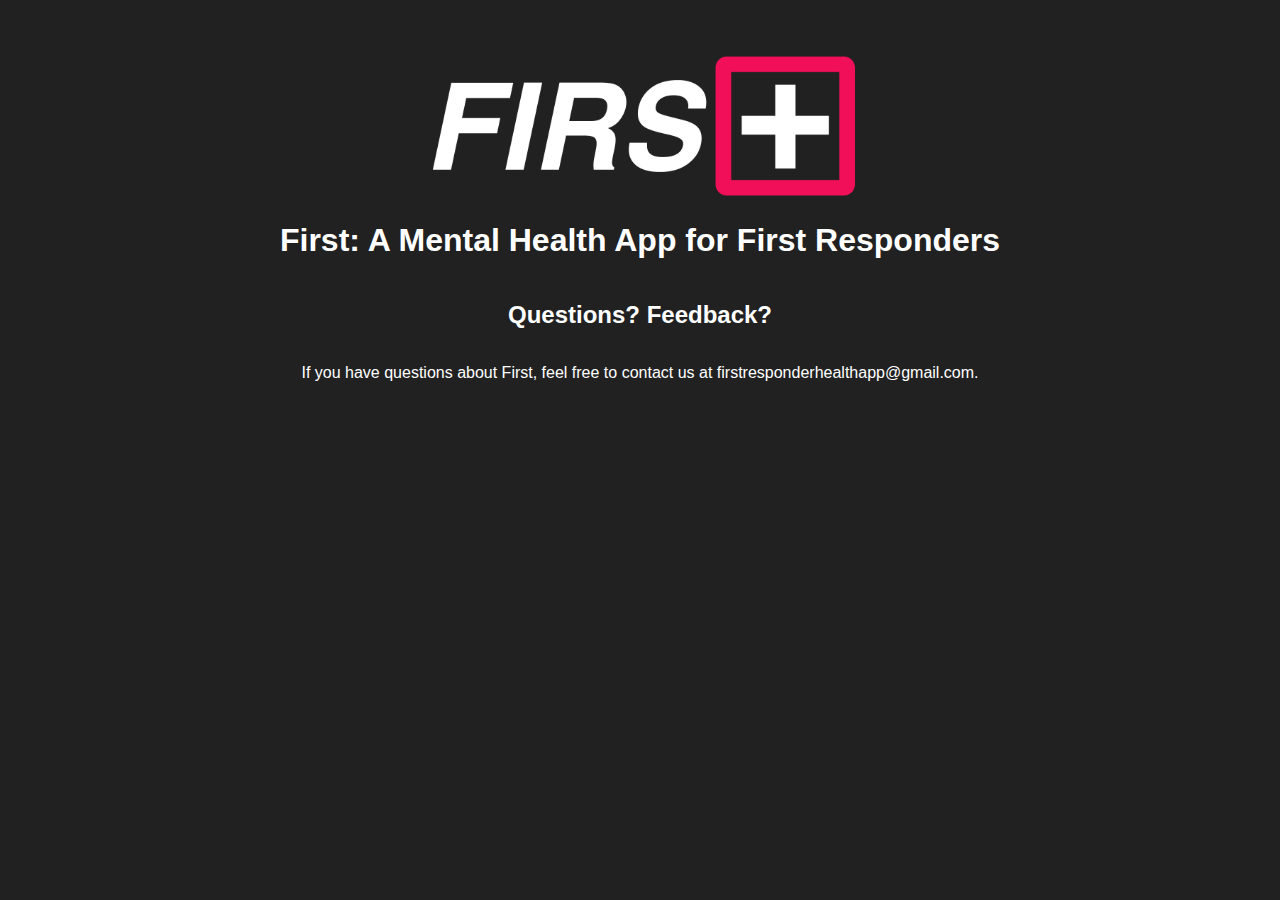
<file: index.html>
<!DOCTYPE html>
<html lang="en">
<head>
    <meta charset="UTF-8">
    <meta name="viewport" content="width=device-width, initial-scale=1.0">
    <meta http-equiv="X-UA-Compatible" content="ie=edge">
    <title>First App</title>
    <link rel="stylesheet" href="index.css">
</head>
<body>
    <header>
        <div>
            <img src="privacypolicy/logo.png" alt="First App Logo">
        </div>
    </header>
    <h1>First: A Mental Health App for First Responders</h1>
    <h2>Questions? Feedback?</h2>
    <p>If you have questions about First, feel free to contact us at firstresponderhealthapp@gmail.com.</p>
</body>
</html>
</file>
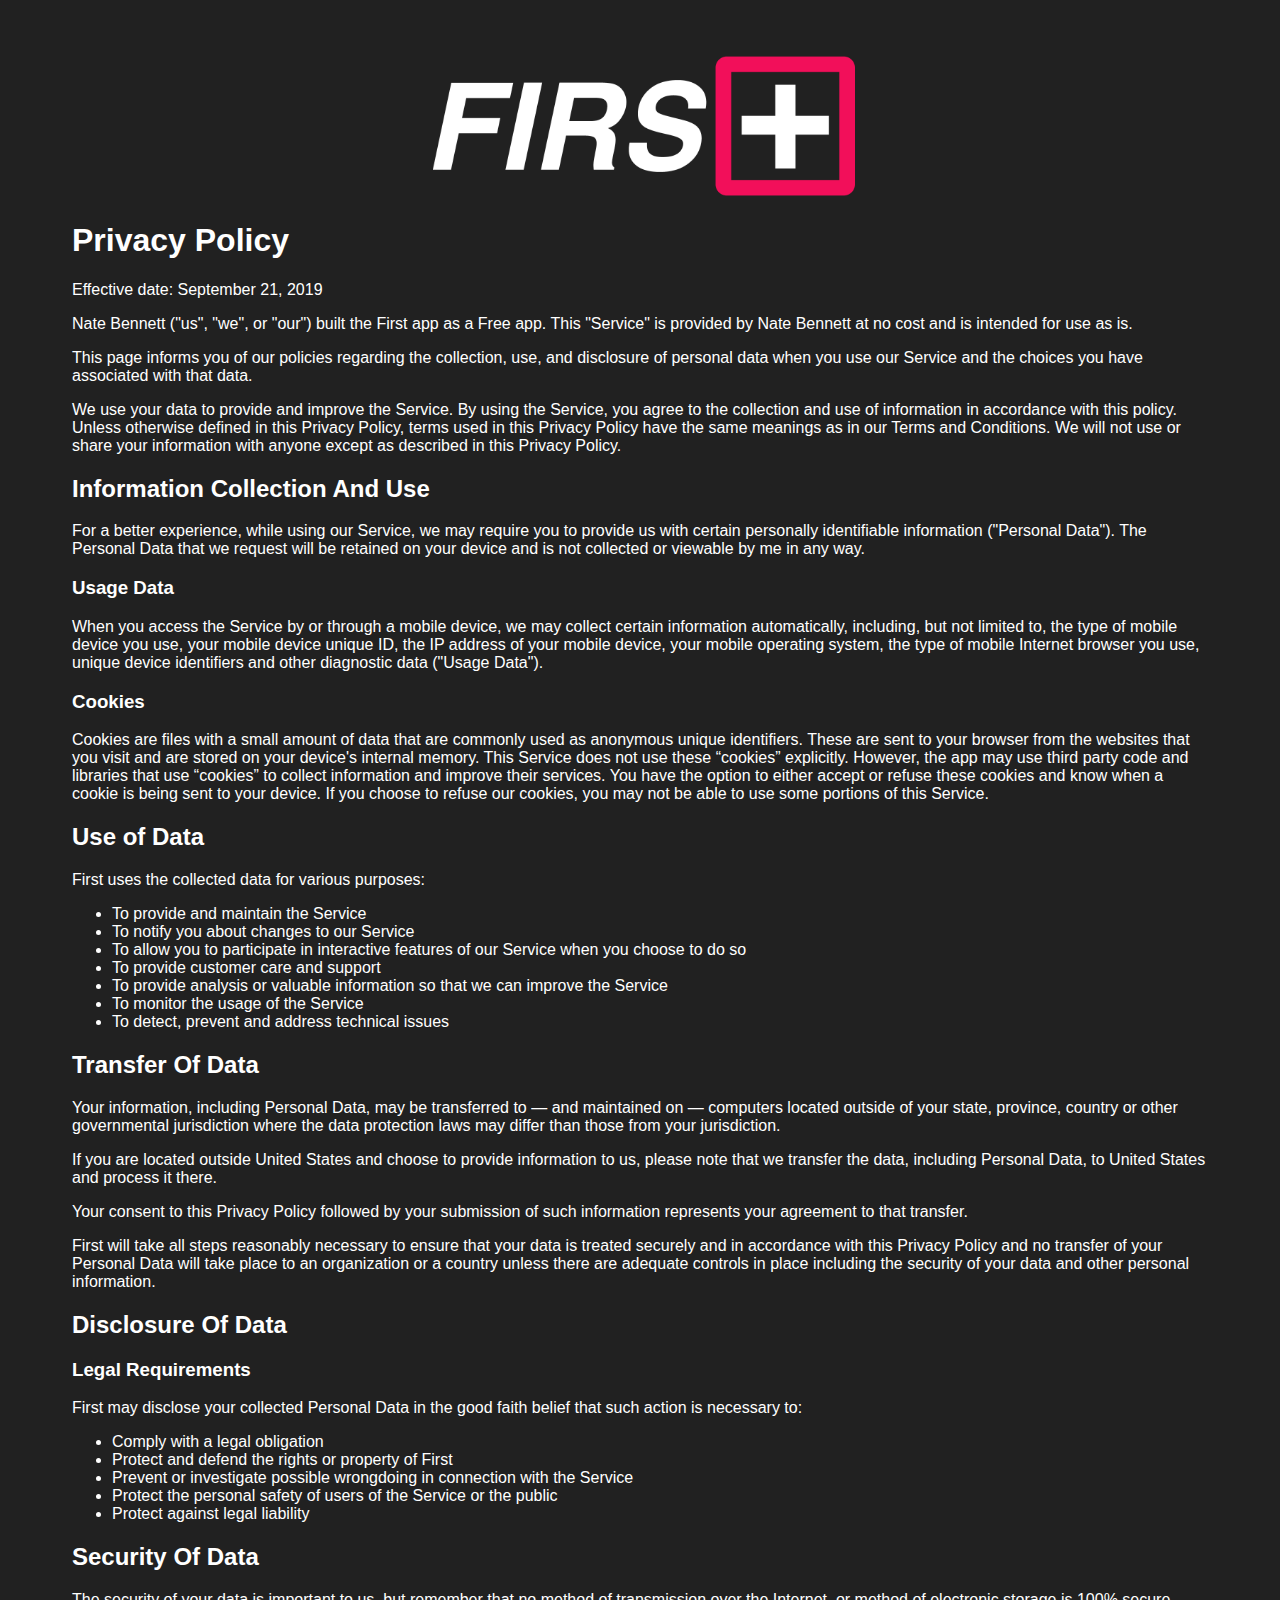
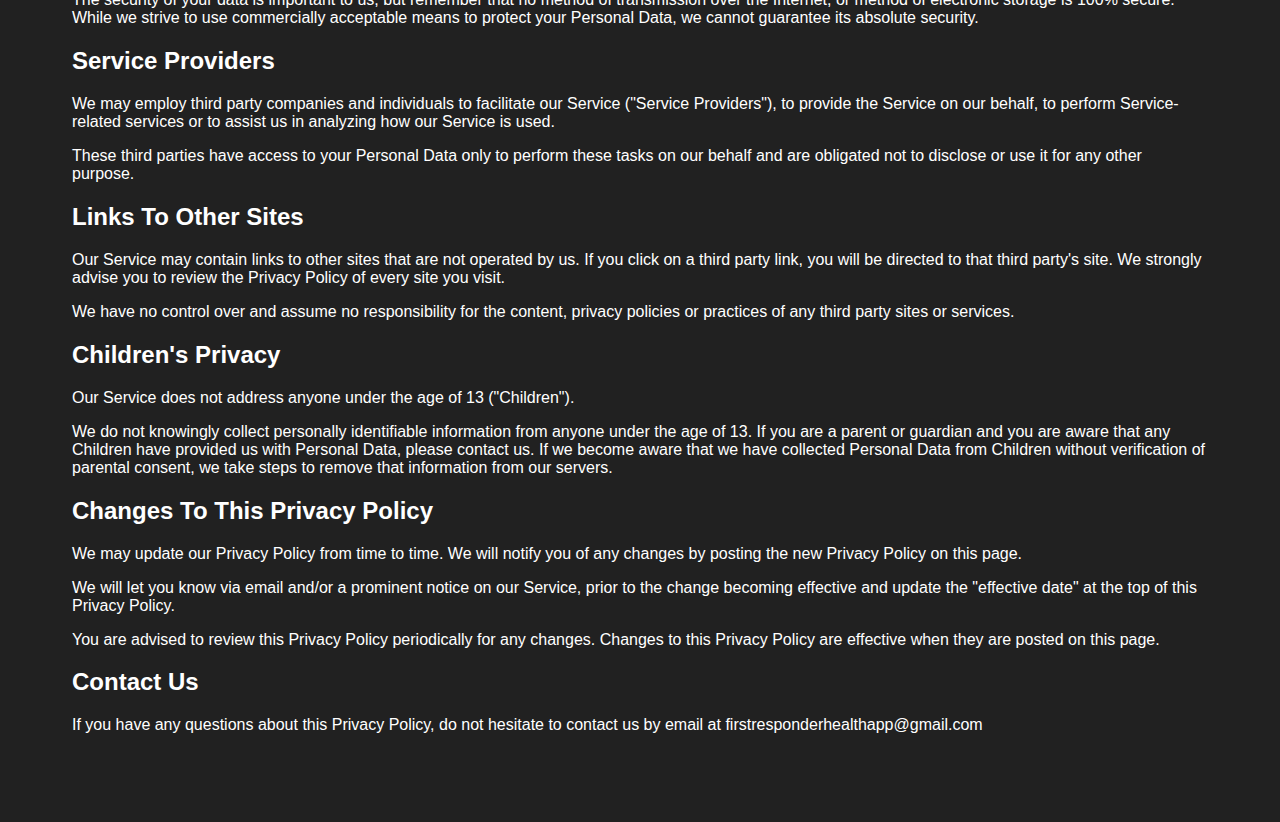
<file: privacypolicy/index.html>
<!DOCTYPE html>
<html lang="en">
<head>
    <meta charset="UTF-8">
    <meta name="viewport" content="width=device-width, initial-scale=1.0">
    <meta http-equiv="X-UA-Compatible" content="ie=edge">
    <title>First Privacy Policy</title>
    <link rel="stylesheet" href="policy.css">
</head>
<body>
    <header>
        <div>
            <img src="logo.png" alt="First App Logo">
        </div>
    </header>
    <h1>Privacy Policy</h1>
    <p>Effective date: September 21, 2019</p>
    <p>Nate Bennett ("us", "we", or "our") built the First app as a Free app. This "Service" is provided by Nate Bennett at no cost and is intended for use as is.</p>
    <p>This page informs you of our policies regarding the collection, use, and disclosure of personal data when you use our Service and the choices you have associated with that data.</p>
    <p>We use your data to provide and improve the Service. By using the Service, you agree to the collection and use of information in accordance with this policy. Unless otherwise defined in this Privacy Policy, terms used in this Privacy Policy have the same meanings as in our Terms and Conditions. We will not use or share your information with anyone except as described in this Privacy Policy.</p>
    <h2>Information Collection And Use</h2>
    <p>For a better experience, while using our Service, we may require you to provide us with certain personally identifiable information ("Personal Data"). The Personal Data that we request will be retained on your device and is not collected or viewable by me in any way.</p>
    <h3>Usage Data</h3>
    <p>When you access the Service by or through a mobile device, we may collect certain information automatically, including, but not limited to, the type of mobile device you use, your mobile device unique ID, the IP address of your mobile device, your mobile operating system, the type of mobile Internet browser you use, unique device identifiers and other diagnostic data ("Usage Data").</p>
    <h3>Cookies</h3>
    <p>Cookies are files with a small amount of data that are commonly used as anonymous unique identifiers. These are sent to your browser from the websites that you visit and are stored on your device's internal memory. This Service does not use these “cookies” explicitly. However, the app may use third party code and libraries that use “cookies” to collect information and improve their services. You have the option to either accept or refuse these cookies and know when a cookie is being sent to your device. If you choose to refuse our cookies, you may not be able to use some portions of this Service.</p>
    <h2>Use of Data</h2>
    <p>First uses the collected data for various purposes:</p>    
    <ul>
        <li>To provide and maintain the Service</li>
        <li>To notify you about changes to our Service</li>
        <li>To allow you to participate in interactive features of our Service when you choose to do so</li>
        <li>To provide customer care and support</li>
        <li>To provide analysis or valuable information so that we can improve the Service</li>
        <li>To monitor the usage of the Service</li>
        <li>To detect, prevent and address technical issues</li>
    </ul>
    <h2>Transfer Of Data</h2>
    <p>Your information, including Personal Data, may be transferred to — and maintained on — computers located outside of your state, province, country or other governmental jurisdiction where the data protection laws may differ than those from your jurisdiction.</p>
    <p>If you are located outside United States and choose to provide information to us, please note that we transfer the data, including Personal Data, to United States and process it there.</p>
    <p>Your consent to this Privacy Policy followed by your submission of such information represents your agreement to that transfer.</p>
    <p>First will take all steps reasonably necessary to ensure that your data is treated securely and in accordance with this Privacy Policy and no transfer of your Personal Data will take place to an organization or a country unless there are adequate controls in place including the security of your data and other personal information.</p>
    <h2>Disclosure Of Data</h2>
    <h3>Legal Requirements</h3>
    <p>First may disclose your collected Personal Data in the good faith belief that such action is necessary to:</p>
    <ul>
        <li>Comply with a legal obligation</li>
        <li>Protect and defend the rights or property of First</li>
        <li>Prevent or investigate possible wrongdoing in connection with the Service</li>
        <li>Protect the personal safety of users of the Service or the public</li>
        <li>Protect against legal liability</li>
    </ul>
    <h2>Security Of Data</h2>
    <p>The security of your data is important to us, but remember that no method of transmission over the Internet, or method of electronic storage is 100% secure. While we strive to use commercially acceptable means to protect your Personal Data, we cannot guarantee its absolute security.</p>
    <h2>Service Providers</h2>
    <p>We may employ third party companies and individuals to facilitate our Service ("Service Providers"), to provide the Service on our behalf, to perform Service-related services or to assist us in analyzing how our Service is used.</p>
    <p>These third parties have access to your Personal Data only to perform these tasks on our behalf and are obligated not to disclose or use it for any other purpose.</p>
    <h2>Links To Other Sites</h2>
    <p>Our Service may contain links to other sites that are not operated by us. If you click on a third party link, you will be directed to that third party's site. We strongly advise you to review the Privacy Policy of every site you visit.</p>
    <p>We have no control over and assume no responsibility for the content, privacy policies or practices of any third party sites or services.</p>
    <h2>Children's Privacy</h2>
    <p>Our Service does not address anyone under the age of 13 ("Children").</p>
    <p>We do not knowingly collect personally identifiable information from anyone under the age of 13. If you are a parent or guardian and you are aware that any Children have provided us with Personal Data, please contact us. If we become aware that we have collected Personal Data from Children without verification of parental consent, we take steps to remove that information from our servers.</p>
    <h2>Changes To This Privacy Policy</h2>
    <p>We may update our Privacy Policy from time to time. We will notify you of any changes by posting the new Privacy Policy on this page.</p>
    <p>We will let you know via email and/or a prominent notice on our Service, prior to the change becoming effective and update the "effective date" at the top of this Privacy Policy.</p>
    <p>You are advised to review this Privacy Policy periodically for any changes. Changes to this Privacy Policy are effective when they are posted on this page.</p>
    <h2>Contact Us</h2>
    <p>If you have any questions about this Privacy Policy, do not hesitate to contact us by email at firstresponderhealthapp@gmail.com</p>          
</body>
</html>
</file>
<file: index.css>
body{
    padding: 2% 5% 5% 5%;
    background-color: #212121;
    color: white;
    font-family: Helvetica, Arial, sans-serif;

    display: flex;
    flex-direction: column;
    justify-content: center;
    align-items: center;
}

header{
    display: flex;
    flex-direction: row;
    align-items: center;
    justify-content: center;
}
h1{
    margin-top: 0px;
    text-align: center;
}
div{
    max-width: 40%;
}
img{
    max-width: 100%;
}
h2, h3, h4, h5, h6, p{
    text-align: center;
}
</file>
<file: privacypolicy/policy.css>
body{
    padding: 2% 5% 5% 5%;
    background-color: #212121;
    color: white;
    font-family: Helvetica, Arial, sans-serif;
}

header{
    display: flex;
    flex-direction: row;
    align-items: center;
    justify-content: center;
}
h1{
    margin-top: 0px;
}
div{
    max-width: 40%;
}
img{
    max-width: 100%;
}
</file>
